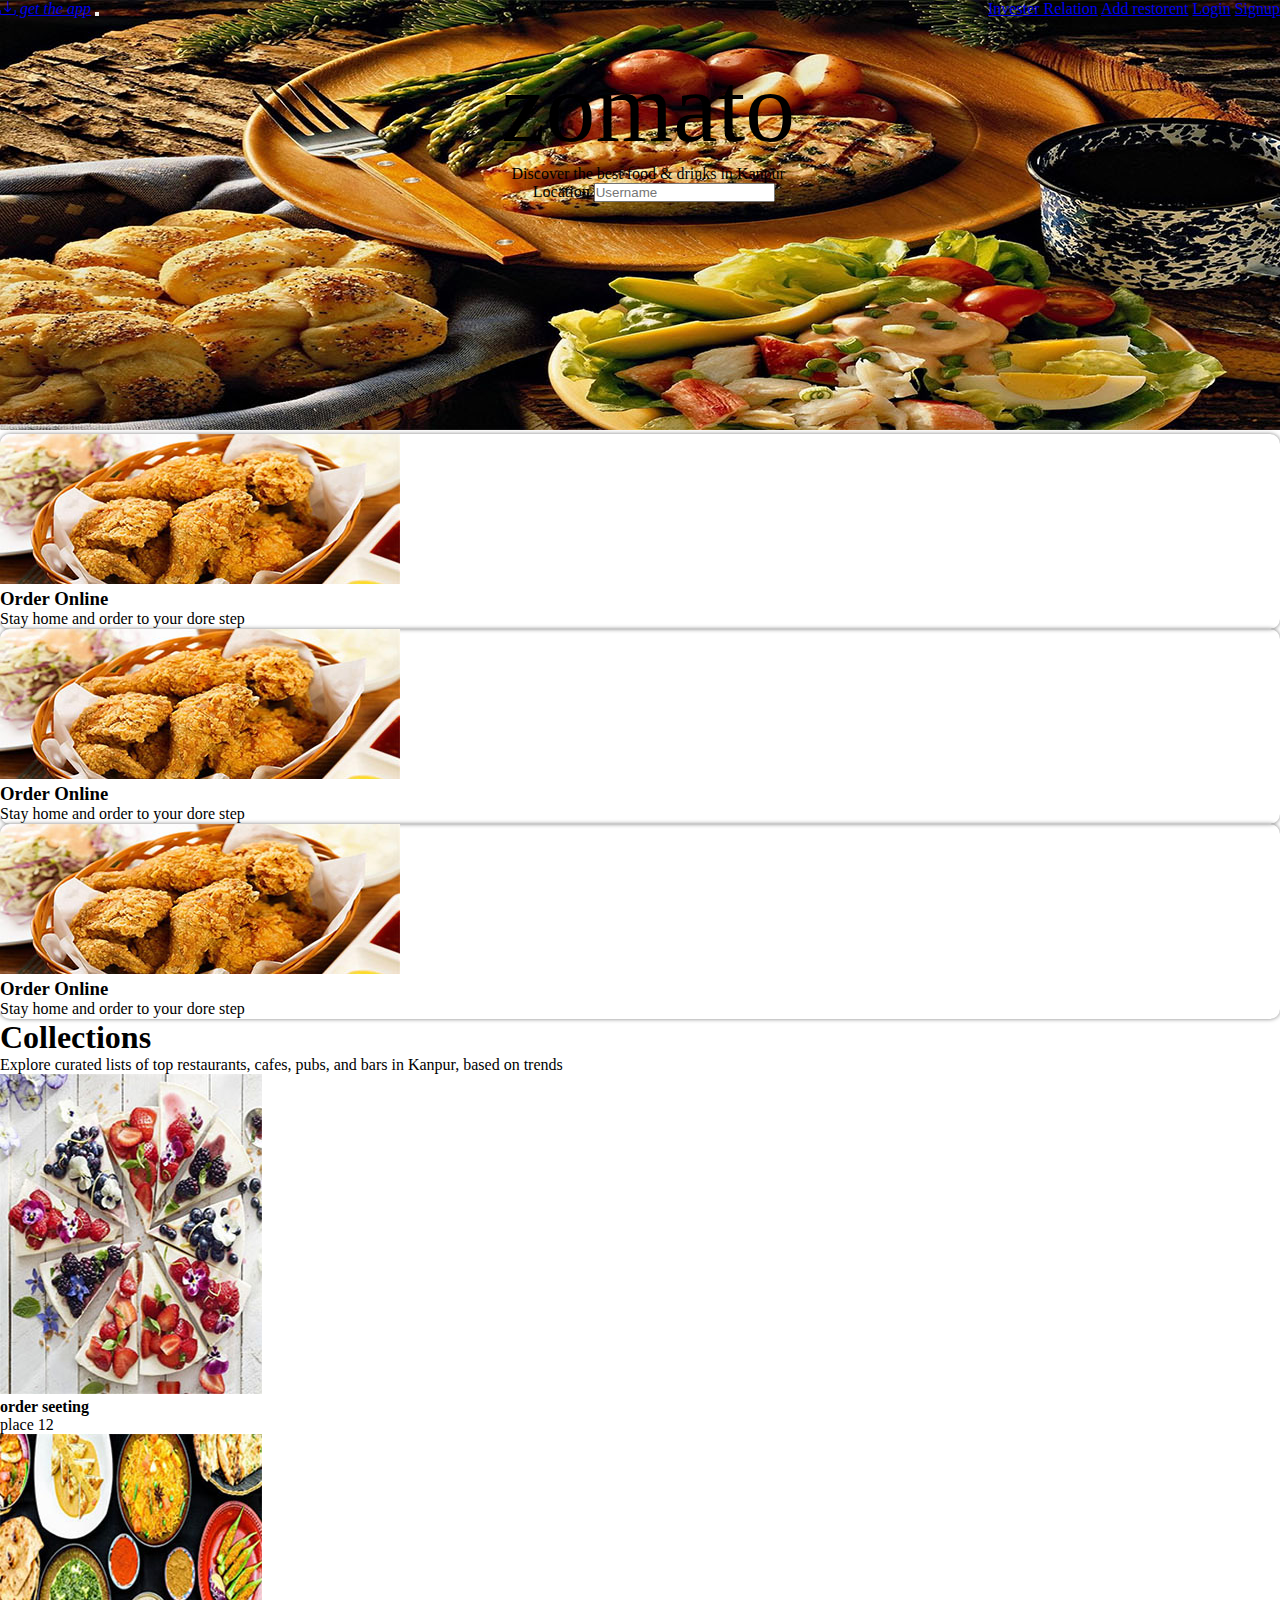
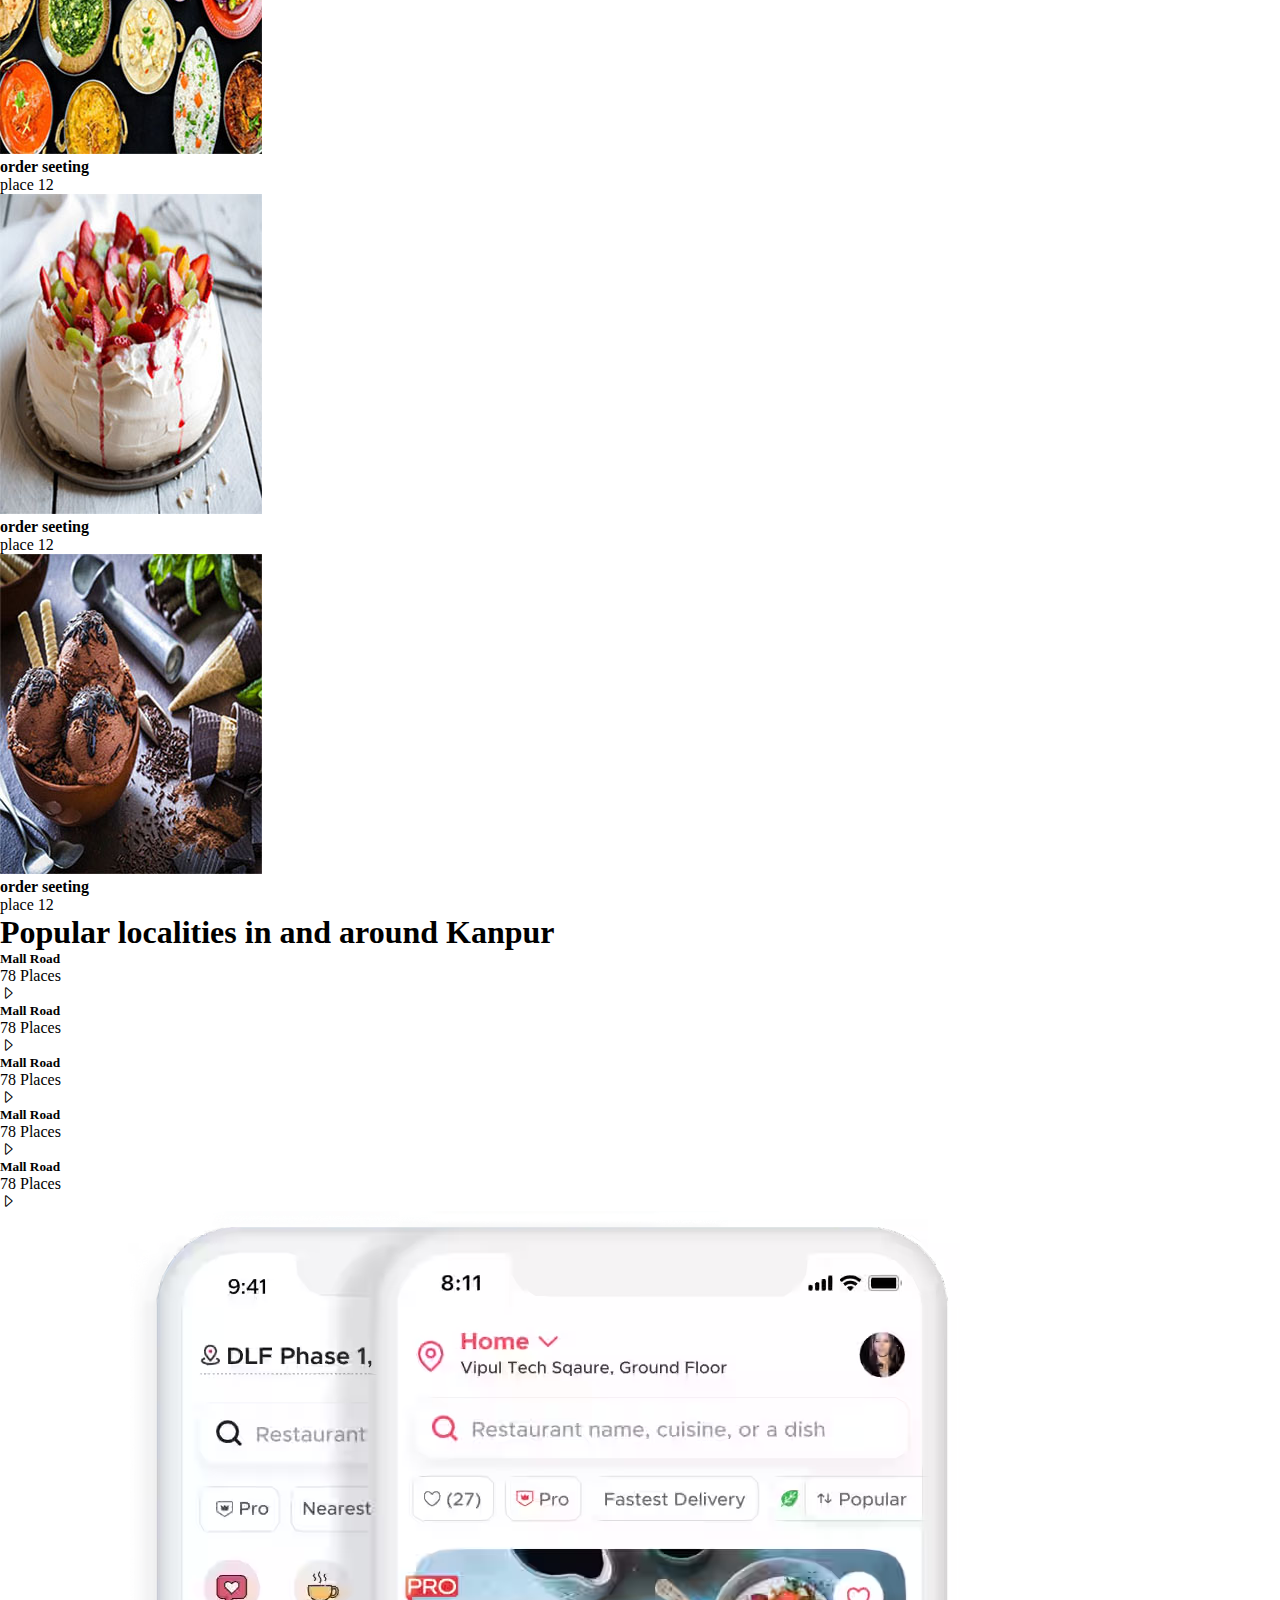
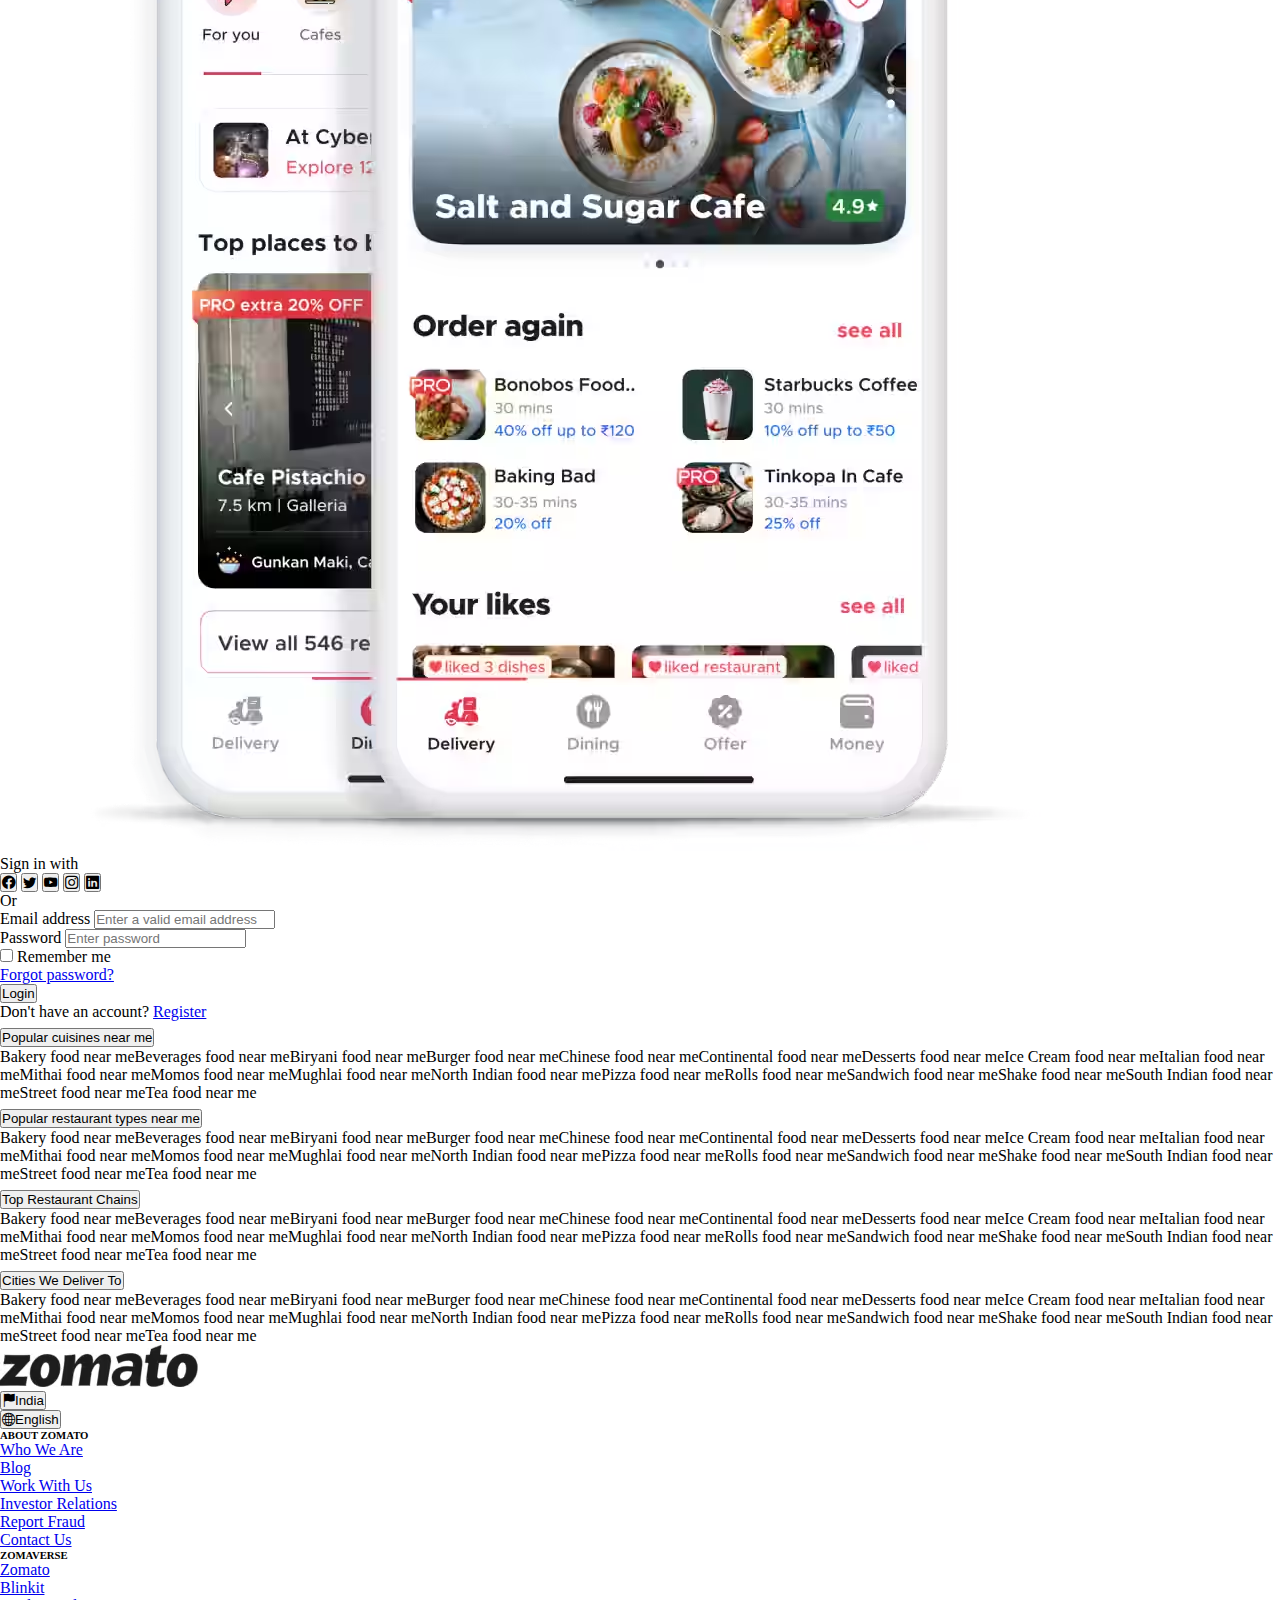
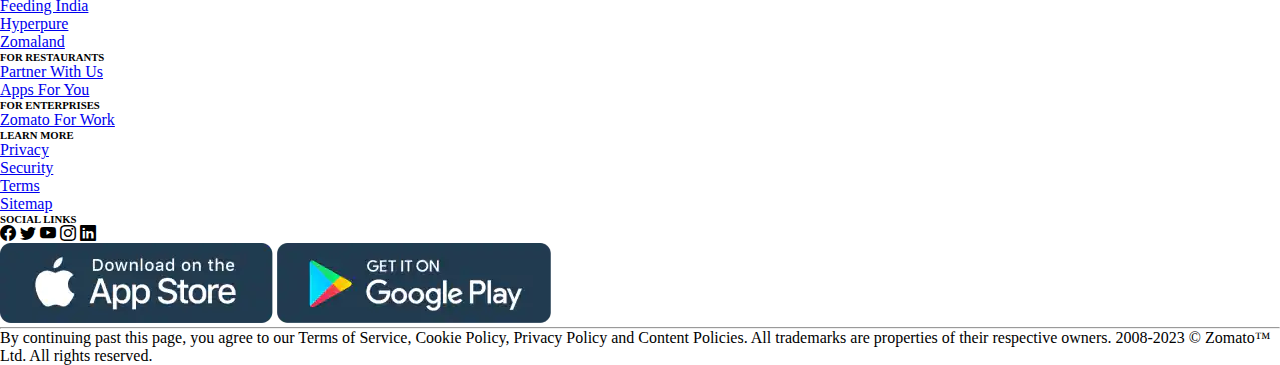
<file: swiggy clone/index.html>
<!doctype html>
<html lang="en">

<head>
  <title>clone zomato</title>
  <meta name="viewport" content="width=device-width, initial-scale=1">

  <link rel="stylesheet" href="https://cdn.jsdelivr.net/npm/bootstrap-icons@1.10.2/font/bootstrap-icons.css">

  <script src="https://cartzilla.createx.studio/vendor/bootstrap/dist/js/bootstrap.bundle.min.js"></script>

  <link href="https://cdn.jsdelivr.net/npm/bootstrap@5.3.0-alpha1/dist/css/bootstrap.min.css" rel="stylesheet"
    integrity="sha384-GLhlTQ8iRABdZLl6O3oVMWSktQOp6b7In1Zl3/Jr59b6EGGoI1aFkw7cmDA6j6gD" crossorigin="anonymous">

  <link rel="stylesheet" href="style.css">
</head>

<body>
  <div class="firstbgimg">
    <img class="img-fluid" src="./img/1.jpg">
  </div>
  <section class="">
    <nav class="navbar navbar-expand-lg       nbr ">
      <div class="container">
        <a class="navbar-brand active text-white" aria-current="page" href="./gettheapp.html"><i class="bi bi-download">
            get the
            app</i></a>
        <button class="navbar-toggler bg-white" type="button" data-bs-toggle="collapse"
          data-bs-target="#navbarNavAltMarkup" aria-controls="navbarNavAltMarkup" aria-expanded="false"
          aria-label="Toggle navigation">
          <span class="navbar-toggler-icon"></span>
        </button>
        <div class="opton" id="navbarNavAltMarkup">
          <div class="navbar-nav ">
            <a class="nav-link  text-white fs-5" href="./investerrelation.html">Invester Relation</a>
            <a class="nav-link  text-white fs-5" href="#">Add restorent</a>
            <a class="nav-link  text-white fs-5" href="#">Login</a>
            <a class="nav-link  text-white fs-5" href="#">Signup</a>
          </div>
        </div>
      </div>
    </nav>




    <div class="row divthree ">

      <div class="searchbar text-white fs-2 fw-bolder ">
        <p class="zomato_heading">zomato</p>
        <P>Discover the best food & drinks in Kanpur</P>
        <div class="serachBoxMargin">
          <div class="input-group flex-nowrap input_item">
            <span class="input-group-text" id="addon-wrapping">Location</span>
            <input type="text" class="form-control" placeholder="Username" aria-label="Username"
              aria-describedby="addon-wrapping">
          </div>
        </div>
      </div>
    </div>
    </div>

  </section>

  <div class="container mb-4 pb-4">
    <div class="row mt-4 pt-4">
      <div class="col-4">
        <div class="order_online ">
          <img src="./img/2.jpg" class="img-fluid h-75" />
          <div class="bg-white padding_bottom">
            <h3 class="ps-2 pt-2">Order Online</h3>
            <p class="ps-2 ">Stay home and order to your dore step</p>
          </div>
        </div>
      </div>

      <div class="col-4">
        <div class=" order_online">
          <img class="img-fluid" src="./img/2.jpg">
          <div class=" bg-white padding_bottom   ">
            <h3 class="ps-2 pt-2">Order Online</h3>
            <p class="ps-2 ">Stay home and order to your dore step</p>
          </div>
        </div>
      </div>

      <div class="col-4">
        <div class=" order_online">
          <img class="img-fluid" src="./img/2.jpg">
          <div class=" bg-white padding_bottom   ">
            <h3 class="ps-2 pt-2">Order Online</h3>
            <p class="ps-2 ">Stay home and order to your dore step</p>
          </div>
        </div>
      </div>
    </div>
  </div>

  <div class="container mt-4 pb-4">
    <h1 class="ps-2">Collections</h1>
    <p class="ps-2">Explore curated lists of top restaurants, cafes, pubs, and bars in Kanpur, based on trends</p>
    <div class="row">
      <div class="col-3">
        <div class="position-relative">
          <img class="img-fluid rounded-4 " src="./img/3.jpg">
          <div class="position-absolute bottom-0">
            <h4 class="ps-2 text-white my-0">order seeting</h4>
            <p class="ps-2 text-white my-0">place 12</p>
          </div>
        </div>
      </div>

      <div class="col-3">
        <div class="position-relative">
          <img class="img-fluid rounded-4 " src="./img/4.jpg">
          <div class="position-absolute bottom-0">
            <h4 class="ps-2 text-white my-0">order seeting</h4>
            <p class="ps-2 text-white my-0">place 12</p>
          </div>
        </div>
      </div>

      <div class="col-3">
        <div class="position-relative">
          <img class="img-fluid rounded-4" src="./img/5.jpg">
          <div class="position-absolute bottom-0">
            <h4 class="ps-2 text-white my-0">order seeting</h4>
            <p class="ps-2 text-white my-0">place 12</p>
          </div>
        </div>
      </div>

      <div class="col-3 padding-none">
        <div class="position-relative ">
          <img class="img-fluid rounded-4 " src="./img/6.jpg">
          <div class="position-absolute bottom-0">
            <h4 class="ps-2 text-white my-0">order seeting</h4>
            <p class="ps-2 text-white my-0">place 12</p>
          </div>
        </div>
      </div>
    </div>
  </div>

  <div class="container">
    <div class="mt-4">
      <h1>Popular localities in and around <span class="text-success"> Kanpur</span></h1>
    </div>
    <div class="row">
      <div class="col-4">
        <div class="d-flex bg-success mt-4 pe-2 rounded-2 ">
          <div class="w-75 ">
            <h5 class="mt-2 mb-0 ps-4">Mall Road</h5>
            <p class="mt-0 mb-2 ps-4">78 Places</p>
          </div>
          <div class="w-25 text-end mt-3">
            <i class="bi bi-caret-right mt-4 pe-2"></i>
          </div>
        </div>
      </div>

      <div class="col-4">
        <div class="d-flex bg-success mt-4 pe-2 rounded-2 ">
          <div class="w-75 ">
            <h5 class="mt-2 mb-0 ps-4">Mall Road</h5>
            <p class="mt-0 mb-2 ps-4">78 Places</p>
          </div>
          <div class="w-25 text-end mt-3">
            <i class="bi bi-caret-right mt-4 pe-2"></i>
          </div>
        </div>
      </div>

      <div class="col-4">
        <div class="d-flex bg-success mt-4 pe-2 rounded-2 ">
          <div class="w-75 ">
            <h5 class="mt-2 mb-0 ps-4">Mall Road</h5>
            <p class="mt-0 mb-2 ps-4">78 Places</p>
          </div>
          <div class="w-25 text-end mt-3">
            <i class="bi bi-caret-right mt-4 pe-2"></i>
          </div>
        </div>
      </div>

      <div class="col-4">
        <div class="d-flex bg-success mt-4 pe-2 rounded-2 ">
          <div class="w-75 ">
            <h5 class="mt-2 mb-0 ps-4">Mall Road</h5>
            <p class="mt-0 mb-2 ps-4">78 Places</p>
          </div>
          <div class="w-25 text-end mt-3">
            <i class="bi bi-caret-right mt-4 pe-2"></i>
          </div>
        </div>
      </div>

      <div class="col-4">
        <div class="d-flex bg-success mt-4 pe-2 rounded-2 ">
          <div class="w-75 ">
            <h5 class="mt-2 mb-0 ps-4">Mall Road</h5>
            <p class="mt-0 mb-2 ps-4">78 Places</p>
          </div>
          <div class="w-25 text-end mt-3">
            <i class="bi bi-caret-right mt-4 pe-2"></i>
          </div>
        </div>
      </div>


    </div>
  </div>

  <section class="pb-4 mt-4">
    <div class="bg-light   padding-none">
      <section class="w-100">
        <style>
          .divider:after,
          .divider:before {
            content: "";
            flex: 1;
            height: 1px;
            background: rgb(231, 97, 97);
          }

          .h-custom {
            height: calc(100% - 73px);
          }

          @media (max-width: 450px) {
            .h-custom {
              height: 100%;
            }
          }
        </style>
        <div class="container-fluid h-custom">
          <div class="row d-flex justify-content-center align-items-center h-100">
            <div class="col-md-9 col-lg-6 col-xl-6 my-lg-5 py-lg-5">
              <img src="./img/avi.01.avif" class="img-fluid" alt="Sample image">
            </div>
            <div class="col-md-8 col-lg-6 col-xl-5 offset-xl-1 my-lg-5 py-lg-5">
              <div class="bgcontact">
                <form>
                  <div class="d-flex flex-row align-items-center justify-content-center justify-content-lg-start">
                    <p class="lead fw-normal mb-0 me-3">Sign in with</p>
                    <button type="button" class="btn btn-primary btn-floating mx-1">
                      <i class="bi bi-facebook"></i>
                    </button>

                    <button type="button" class="btn btn-primary btn-floating mx-1">
                      <i class="bi bi-twitter"></i>
                    </button>

                    <button type="button" class="btn btn-primary btn-floating mx-1">
                      <i class="bi bi-youtube"></i>
                    </button>

                    <button type="button" class="btn btn-primary btn-floating mx-1">
                      <i class="bi bi-instagram"></i>
                    </button>

                    <button type="button" class="btn btn-primary btn-floating mx-1">
                      <i class="bi bi-linkedin"></i>
                    </button>
                  </div>

                  <div class="divider d-flex align-items-center my-4">
                    <p class="text-center fw-bold mx-3 mb-0">Or</p>
                  </div>

                  <!-- Email input -->
                  <div class="form-outline mb-4">
                    <label class="form-label" for="form3Example3" style="margin-left: 0px;">Email address</label>
                    <input type="email" id="form3Example3" class="form-control form-control-lg"
                      placeholder="Enter a valid email address">
                    <div class="form-notch">
                      <div class="form-notch-leading" style="width: 9px;"></div>
                      <div class="form-notch-middle" style="width: 88.8px;"></div>
                      <div class="form-notch-trailing"></div>
                    </div>
                  </div>

                  <!-- Password input -->
                  <div class="form-outline mb-3">
                    <label class="form-label" for="form3Example4" style="margin-left: 0px;">Password</label>
                    <input type="password" id="form3Example4" class="form-control form-control-lg"
                      placeholder="Enter password">
                    <div class="form-notch">
                      <div class="form-notch-leading" style="width: 9px;"></div>
                      <div class="form-notch-middle" style="width: 64px;"></div>
                      <div class="form-notch-trailing"></div>
                    </div>
                  </div>

                  <!-- Checkbox -->
                  <div class="d-flex justify-content-between align-items-center">
                    <div class="form-check mb-0">
                      <input class="form-check-input me-2" type="checkbox" value="" id="form2Example3">
                      <label class="form-check-label" for="form2Example3">
                        Remember me
                      </label>
                    </div>
                    <a href="#" class="text-body text-decoration-none">Forgot password?</a>
                  </div>
                  <div class="text-left text-lg-start mt-4 pt-2">
                    <div class="row">
                      <div class="col-sm-6">
                        <button type="button" class="btn btn-primary btn-lg">Login</button>
                      </div>
                      <div class="col-sm-6">
                        <p class="small fw-bold mt-2 pt-1 mb-0 dontAcount">Don't have an account? <a href="#!"
                            class="link-danger text-decoration-none">Register</a></p>
                      </div>
                    </div>
                  </div>
                </form>
              </div>
            </div>
          </div>
        </div>
    </div>
  </section>

  <div class="container">
    <div class="accordion mb-4" id="accordionExample">
      <div class="accordion-item">
        <h2 class="accordion-header" id="headingone">
          <button class="accordion-button collapsed" type="button" data-bs-toggle="collapse"
            data-bs-target="#collapseone" aria-expanded="false" aria-controls="collapseone">
            Popular cuisines near me
          </button>
        </h2>
        <div id="collapseone" class="accordion-collapse collapse" aria-labelledby="headingone"
          data-bs-parent="#accordionExample">
          <div class="accordion-body">
            Bakery food near meBeverages food near meBiryani food near meBurger food near meChinese food near
            meContinental food near meDesserts food near meIce Cream food near meItalian food near meMithai food near
            meMomos food near meMughlai food near meNorth Indian food near mePizza food near meRolls food near
            meSandwich food near meShake food near meSouth Indian food near meStreet food near meTea food near me
          </div>
        </div>
      </div>
    </div>

    <div class="accordion mb-4" id="accordionExample">
      <div class="accordion-item">
        <h2 class="accordion-header" id="headingtwo">
          <button class="accordion-button collapsed" type="button" data-bs-toggle="collapse"
            data-bs-target="#collapsetwo" aria-expanded="false" aria-controls="collapsetwo">
            Popular restaurant types near me
          </button>
        </h2>
        <div id="collapsetwo" class="accordion-collapse collapse" aria-labelledby="headingtwo"
          data-bs-parent="#accordionExample">
          <div class="accordion-body">
            Bakery food near meBeverages food near meBiryani food near meBurger food near meChinese food near
            meContinental food near meDesserts food near meIce Cream food near meItalian food near meMithai food near
            meMomos food near meMughlai food near meNorth Indian food near mePizza food near meRolls food near
            meSandwich food near meShake food near meSouth Indian food near meStreet food near meTea food near me
          </div>
        </div>
      </div>
    </div>

    <div class="accordion mb-4" id="accordionExample">
      <div class="accordion-item">
        <h2 class="accordion-header" id="headingthree">
          <button class="accordion-button collapsed" type="button" data-bs-toggle="collapse"
            data-bs-target="#collapsethree" aria-expanded="false" aria-controls="collapsethree">
            Top Restaurant Chains
          </button>
        </h2>
        <div id="collapsethree" class="accordion-collapse collapse" aria-labelledby="headingthree"
          data-bs-parent="#accordionExample">
          <div class="accordion-body">
            Bakery food near meBeverages food near meBiryani food near meBurger food near meChinese food near
            meContinental food near meDesserts food near meIce Cream food near meItalian food near meMithai food near
            meMomos food near meMughlai food near meNorth Indian food near mePizza food near meRolls food near
            meSandwich food near meShake food near meSouth Indian food near meStreet food near meTea food near me
          </div>
        </div>
      </div>
    </div>

    <div class="accordion mb-4" id="accordionExample">
      <div class="accordion-item">
        <h2 class="accordion-header" id="headingfour">
          <button class="accordion-button collapsed" type="button" data-bs-toggle="collapse"
            data-bs-target="#collapsefour" aria-expanded="false" aria-controls="collapsefour">
            Cities We Deliver To
          </button>
        </h2>
        <div id="collapsefour" class="accordion-collapse collapse" aria-labelledby="headingfour"
          data-bs-parent="#accordionExample">
          <div class="accordion-body">
            Bakery food near meBeverages food near meBiryani food near meBurger food near meChinese food near
            meContinental food near meDesserts food near meIce Cream food near meItalian food near meMithai food near
            meMomos food near meMughlai food near meNorth Indian food near mePizza food near meRolls food near
            meSandwich food near meShake food near meSouth Indian food near meStreet food near meTea food near me
          </div>
        </div>
      </div>
    </div>
  </div>

  <!-- footer -->
  <footer>
    <div class="container-fluid bg-light pt-4">
      <div class="container">
        <!-- logo row -->
        <div class="row">
          <div class="col-6">
            <img src="./img/zomato logo.avif">
          </div>

          <div class="col-6 ">
            <div class="row">
              <div class="col-9 text-end">
                <button type="button" class="btn btn-outline-dark pe-4"><i class="bi bi-flag-fill"></i>India</butto>
              </div>
              <div class="col-3 text-end">
                <button type="button" class="btn btn-outline-dark pe-4"><i class="bi bi-globe2"></i>English</button>
              </div>
            </div>
          </div>
        </div>

        <!-- option row -->
        <div class="row mt-4">
          <div class="col-8">
            <div class="row">
              <div class="col-4">
                <h6>ABOUT ZOMATO</h6>
                <a href="#" class="text-decoration-none px-0">
                  <p>Who We Are</p>
                </a>
                <a href="#" class="text-decoration-none px-0">
                  <p>Blog</p>
                </a>
                <a href="#" class="text-decoration-none px-0">
                  <p>Work With Us</p>
                </a>
                <a href="#" class="text-decoration-none mb-0">
                  <p>Investor Relations</p>
                </a>
                <a href="#" class="text-decoration-none mb-0">
                  <p>Report Fraud</p>
                </a>
                <a href="#" class="text-decoration-none mb-0">
                  <p>Contact Us</p>
                </a>
              </div>

              <div class="col-4 ">
                <h6>ZOMAVERSE</h6>
                <a href="#" class="text-decoration-none px-0">
                  <p>Zomato</p>
                </a>
                <a href="#" class="text-decoration-none px-0">
                  <p>Blinkit</p>
                </a>
                <a href="#" class="text-decoration-none px-0">
                  <p>Feeding India</p>
                </a>
                <a href="#" class="text-decoration-none mb-0">
                  <p>Hyperpure</p>
                </a>
                <a href="#" class="text-decoration-none mb-0">
                  <p>Zomaland</p>
                </a>
              </div>

              <div class="col-4 ">
                <h6>FOR RESTAURANTS</h6>
                <a href="#" class="text-decoration-none px-0">
                  <p>Partner With Us</p>
                </a>
                <a href="#" class="text-decoration-none px-0 mb-4">
                  <p>Apps For You</p>
                </a>

                <h6>FOR ENTERPRISES</h6>
                <a href="#" class="text-decoration-none px-0">
                  <p>Zomato For Work</p>
                </a>
              </div>
            </div>
          </div>
          <div class="col-4">
            <div class="row">

              <div class="col-5 ">
                <h6>LEARN MORE</h6>
                <a href="#" class="text-decoration-none px-0">
                  <p>Privacy</p>
                </a>
                <a href="#" class="text-decoration-none px-0">
                  <p>Security</p>
                </a>
                <a href="#" class="text-decoration-none px-0">
                  <p>Terms</p>
                </a>
                <a href="#" class="text-decoration-none mb-0">
                  <p>Sitemap</p>
                </a>
              </div>

              <div class="col-6 ">
                <h6>SOCIAL LINKS</h6>
                <div class="h4 mt-4">
                  <i class="bi bi-facebook "></i>
                  <i class="bi bi-twitter"></i>
                  <i class="bi bi-youtube"></i>
                  <i class="bi bi-instagram"></i>
                  <i class="bi bi-linkedin"></i>
                </div>
                <div>
                  <img class="img-fluid mt-4" src="./img/download the app store.webp">
                  <img class="img-fluid mt-4" src="./img/get it on google play.webp">
                </div>
              </div>
            </div>
          </div>
        </div>
        <hr>
        <p class="fw-bold text-secondary">By continuing past this page, you agree to our Terms of Service, Cookie
          Policy, Privacy Policy and Content Policies. All trademarks are properties of their respective owners.
          2008-2023 © Zomato™ Ltd. All rights reserved.</p>
      </div>

    </div>
  </footer>


</body>

</html>
</file>
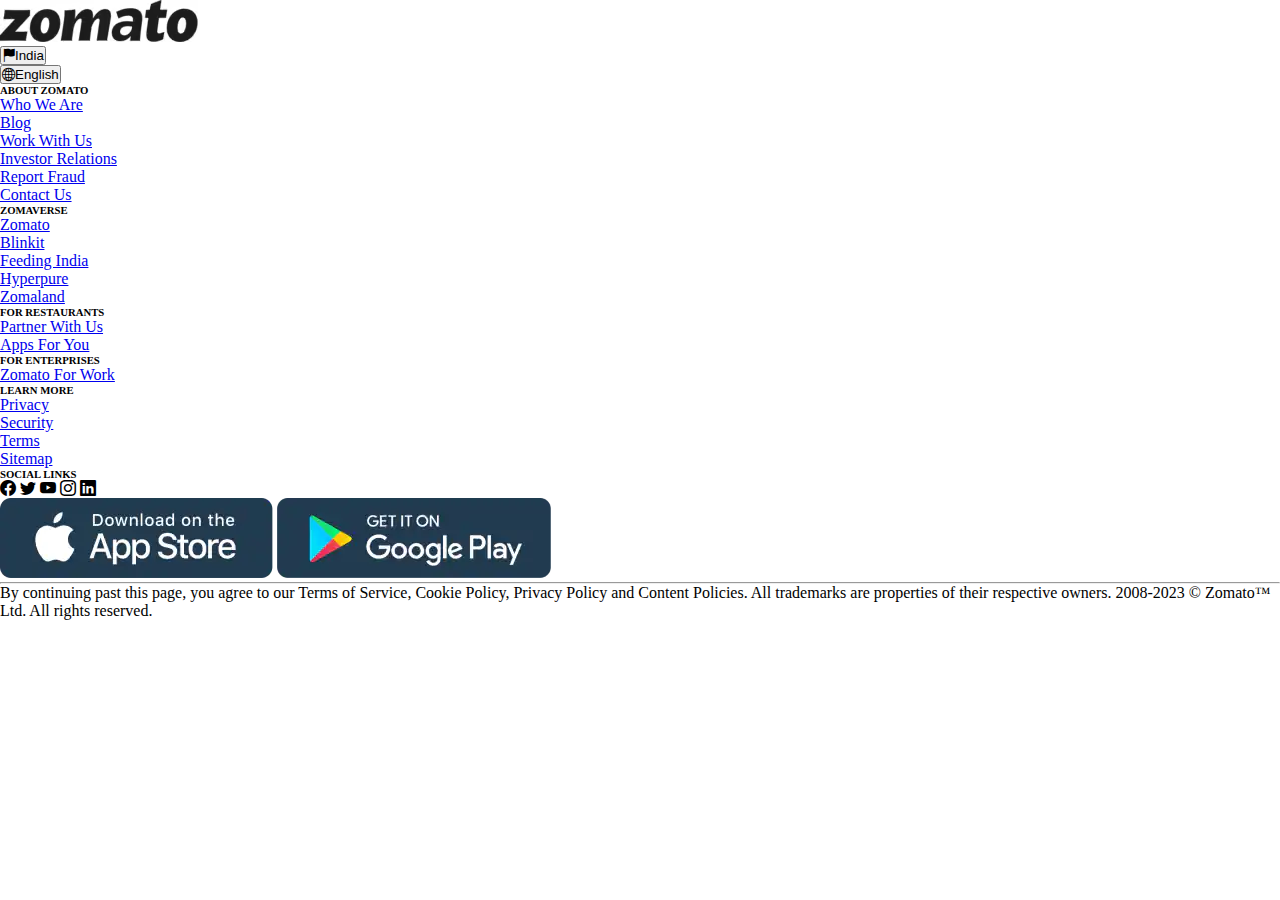
<file: swiggy clone/addrestorent.html>
<!doctype html>
<html lang="en">

<head>
    <title>zomato Signup</title>

    <meta name="viewport" content="width=device-width, initial-scale=1">


    <link rel="stylesheet" href="https://cdn.jsdelivr.net/npm/bootstrap-icons@1.10.2/font/bootstrap-icons.css">

    <script src="https://cartzilla.createx.studio/vendor/bootstrap/dist/js/bootstrap.bundle.min.js"></script>

    <link href="https://cdn.jsdelivr.net/npm/bootstrap@5.3.0-alpha1/dist/css/bootstrap.min.css" rel="stylesheet"
        integrity="sha384-GLhlTQ8iRABdZLl6O3oVMWSktQOp6b7In1Zl3/Jr59b6EGGoI1aFkw7cmDA6j6gD" crossorigin="anonymous">

    <link rel="stylesheet" href="style.css">
</head>

<body>






    

    <!-- footer -->
    <footer>
        <div class="container-fluid bg-light pt-4">
            <div class="container">
                <!-- logo row -->
                <div class="row">
                    <div class="col-6">
                        <img src="./img/zomato logo.avif">
                    </div>

                    <div class="col-6 ">
                        <div class="row">
                            <div class="col-9 text-end">
                                <button type="button" class="btn btn-outline-dark pe-4"><i
                                        class="bi bi-flag-fill"></i>India</butto>
                            </div>
                            <div class="col-3 text-end">
                                <button type="button" class="btn btn-outline-dark pe-4"><i
                                        class="bi bi-globe2"></i>English</button>
                            </div>
                        </div>
                    </div>
                </div>

                <!-- option row -->
                <div class="row mt-4">
                    <div class="col-8">
                        <div class="row">
                            <div class="col-4">
                                <h6>ABOUT ZOMATO</h6>
                                <a href="#" class="text-decoration-none px-0">
                                    <p>Who We Are</p>
                                </a>
                                <a href="#" class="text-decoration-none px-0">
                                    <p>Blog</p>
                                </a>
                                <a href="#" class="text-decoration-none px-0">
                                    <p>Work With Us</p>
                                </a>
                                <a href="#" class="text-decoration-none mb-0">
                                    <p>Investor Relations</p>
                                </a>
                                <a href="#" class="text-decoration-none mb-0">
                                    <p>Report Fraud</p>
                                </a>
                                <a href="#" class="text-decoration-none mb-0">
                                    <p>Contact Us</p>
                                </a>
                            </div>

                            <div class="col-4 ">
                                <h6>ZOMAVERSE</h6>
                                <a href="#" class="text-decoration-none px-0">
                                    <p>Zomato</p>
                                </a>
                                <a href="#" class="text-decoration-none px-0">
                                    <p>Blinkit</p>
                                </a>
                                <a href="#" class="text-decoration-none px-0">
                                    <p>Feeding India</p>
                                </a>
                                <a href="#" class="text-decoration-none mb-0">
                                    <p>Hyperpure</p>
                                </a>
                                <a href="#" class="text-decoration-none mb-0">
                                    <p>Zomaland</p>
                                </a>
                            </div>

                            <div class="col-4 ">
                                <h6>FOR RESTAURANTS</h6>
                                <a href="#" class="text-decoration-none px-0">
                                    <p>Partner With Us</p>
                                </a>
                                <a href="#" class="text-decoration-none px-0 mb-4">
                                    <p>Apps For You</p>
                                </a>

                                <h6>FOR ENTERPRISES</h6>
                                <a href="#" class="text-decoration-none px-0">
                                    <p>Zomato For Work</p>
                                </a>
                            </div>
                        </div>
                    </div>
                    <div class="col-4">
                        <div class="row">

                            <div class="col-5 ">
                                <h6>LEARN MORE</h6>
                                <a href="#" class="text-decoration-none px-0">
                                    <p>Privacy</p>
                                </a>
                                <a href="#" class="text-decoration-none px-0">
                                    <p>Security</p>
                                </a>
                                <a href="#" class="text-decoration-none px-0">
                                    <p>Terms</p>
                                </a>
                                <a href="#" class="text-decoration-none mb-0">
                                    <p>Sitemap</p>
                                </a>
                            </div>

                            <div class="col-6 ">
                                <h6>SOCIAL LINKS</h6>
                                <div class="h4 mt-4">
                                    <i class="bi bi-facebook "></i>
                                    <i class="bi bi-twitter"></i>
                                    <i class="bi bi-youtube"></i>
                                    <i class="bi bi-instagram"></i>
                                    <i class="bi bi-linkedin"></i>
                                </div>
                                <div>
                                    <img class="img-fluid mt-4" src="./img/download the app store.webp">
                                    <img class="img-fluid mt-4" src="./img/get it on google play.webp">
                                </div>
                            </div>
                        </div>
                    </div>
                </div>
                <hr>
                <p class="fw-bold text-secondary">By continuing past this page, you agree to our Terms of
                    Service,
                    Cookie Policy, Privacy Policy and Content Policies. All trademarks are properties of their
                    respective owners. 2008-2023 © Zomato™ Ltd. All rights reserved.</p>
            </div>

        </div>
    </footer>
</body>

</html>
</file>
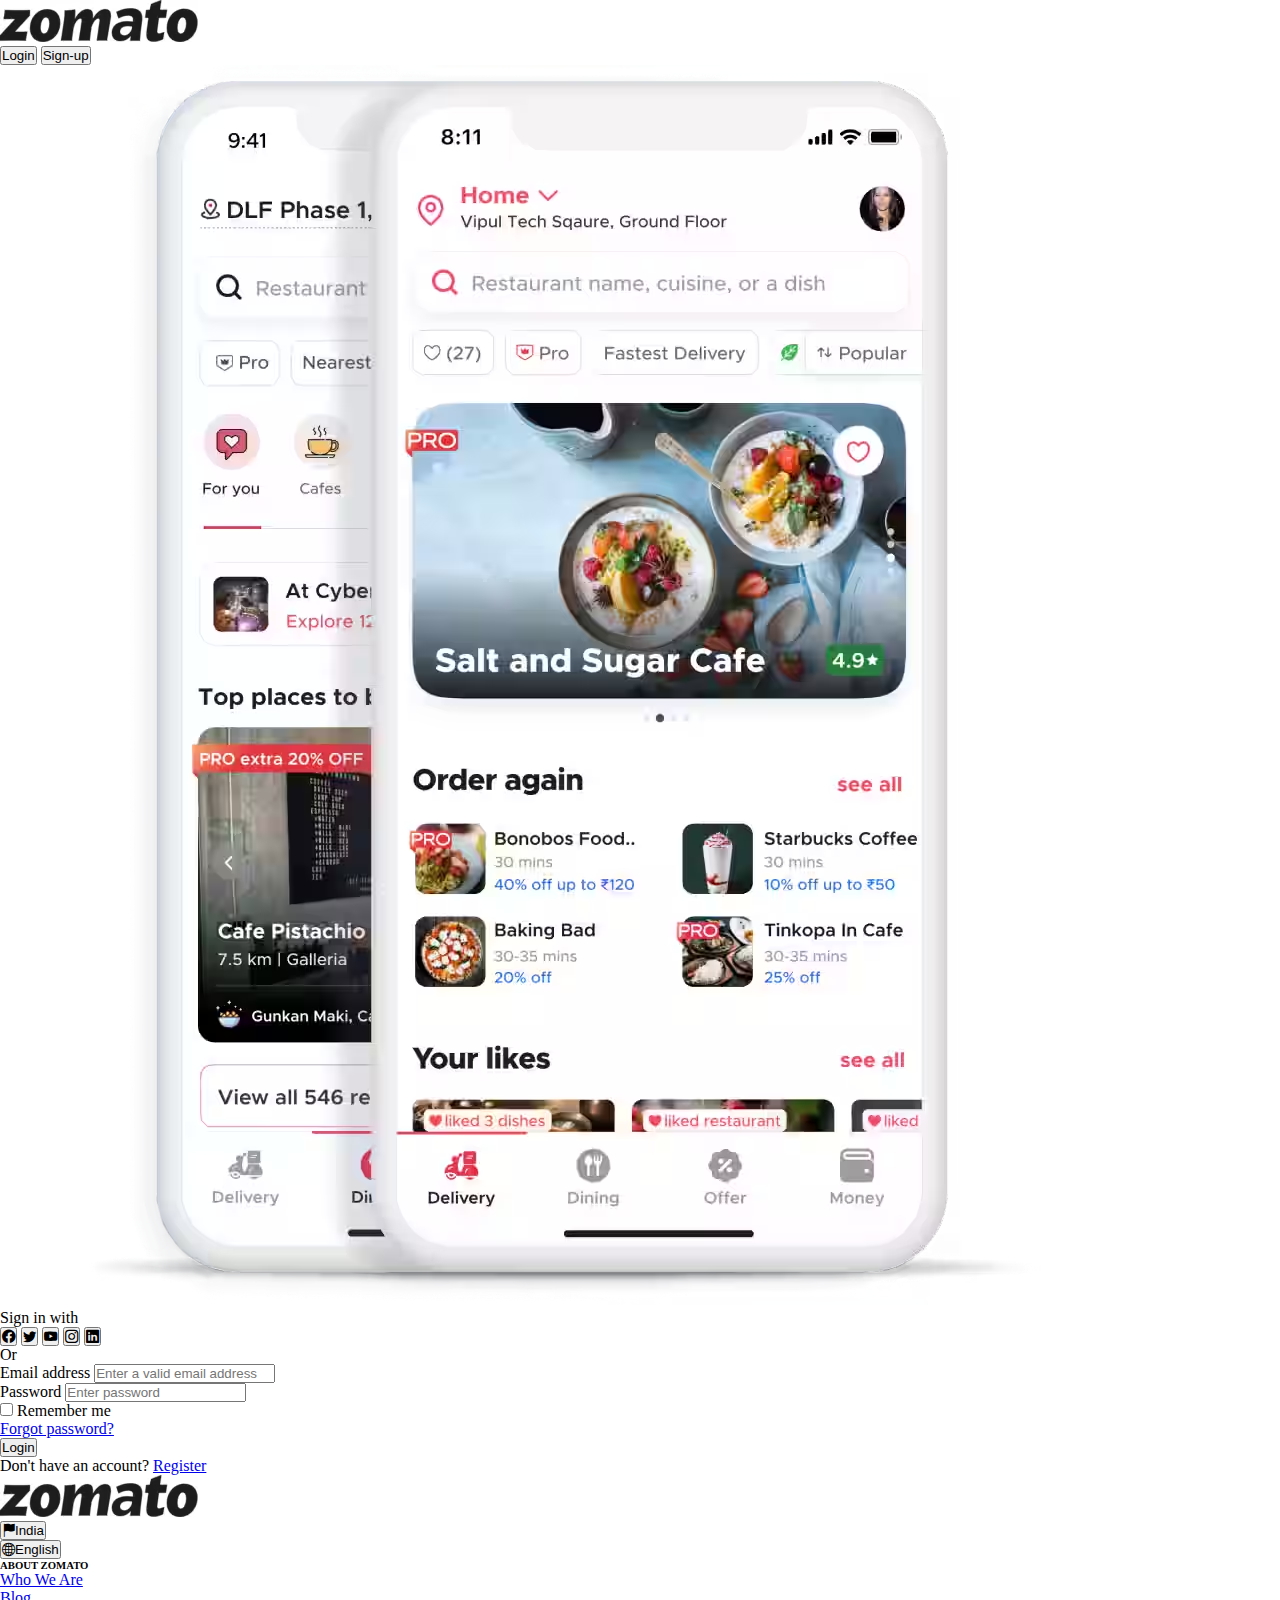
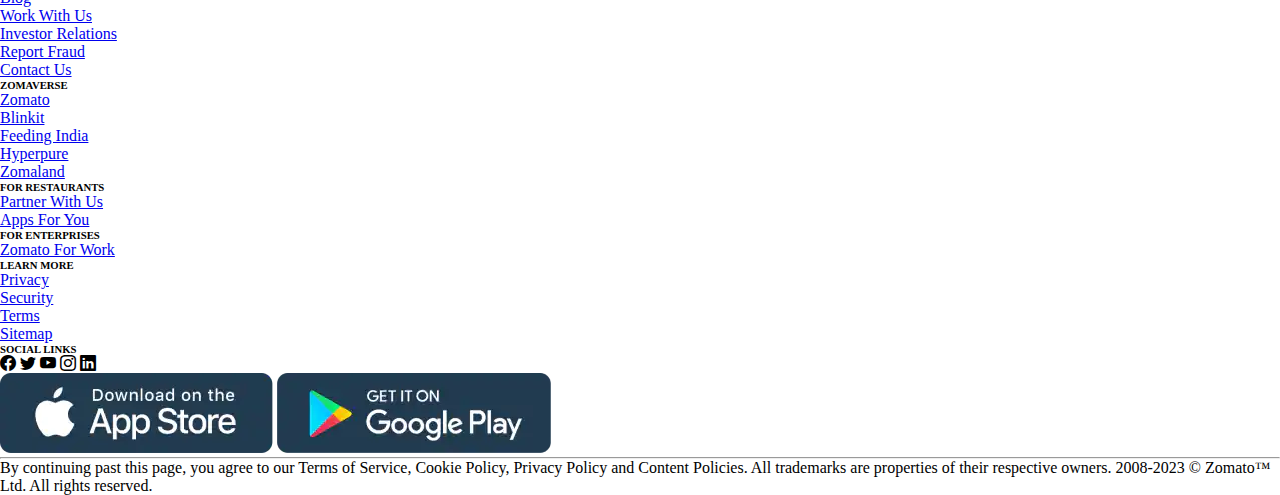
<file: swiggy clone/gettheapp.html>
<!doctype html>
<html lang="en">

<head>
  <title>zomato Signup</title>
  <meta name="viewport" content="width=device-width, initial-scale=1">

  <link rel="stylesheet" href="https://cdn.jsdelivr.net/npm/bootstrap-icons@1.10.2/font/bootstrap-icons.css">

  <script src="https://cartzilla.createx.studio/vendor/bootstrap/dist/js/bootstrap.bundle.min.js"></script>

  <link href="https://cdn.jsdelivr.net/npm/bootstrap@5.3.0-alpha1/dist/css/bootstrap.min.css" rel="stylesheet"
    integrity="sha384-GLhlTQ8iRABdZLl6O3oVMWSktQOp6b7In1Zl3/Jr59b6EGGoI1aFkw7cmDA6j6gD" crossorigin="anonymous">

  <link rel="stylesheet" href="style.css">
</head>

<body>

    <header>
        <div class="px-3 py-2 border-bottom mb-3">
            <div class="container d-flex flex-wrap align-items-right ">
              <div class="col-12 col-lg-auto mb-2 mb-lg-0 me-lg-auto" >
                <a href="./index.html"> <img src="./img/zomato logo.avif"></a>
                </div>
      
              <div class="text-end">
                <button type="button" class="btn btn-light text-dark me-2">Login</button>
                <button type="button" class="btn btn-primary">Sign-up</button>
              </div>
            </div>
          </div>
    </header>
  
    <section class="pb-4 mt-4">
        <div class="bg-white   padding-none">
          <section class="w-100">
            <style>
              .divider:after,
              .divider:before {
                content: "";
                flex: 1;
                height: 1px;
                background: rgb(231, 97, 97);
              }
    
              .h-custom {
                height: calc(100% - 73px);
              }
    
              @media (max-width: 450px) {
                .h-custom {
                  height: 100%;
                }
              }
            </style>
            <div class="container-fluid h-custom">
              <div class="row d-flex justify-content-center align-items-center h-100">
                <div class="col-md-9 col-lg-6 col-xl-6 my-lg-5 py-lg-5">
                  <img src="./img/avi.01.avif" class="img-fluid" alt="Sample image">
                </div>
                <div class="col-md-8 col-lg-6 col-xl-5 offset-xl-1 my-lg-5 py-lg-5">
                  <div class="bgcontact">
                    <form>
                      <div class="d-flex flex-row align-items-center justify-content-center justify-content-lg-start">
                        <p class="lead fw-normal mb-0 me-3">Sign in with</p>
                        <button type="button" class="btn btn-primary btn-floating mx-1">
                          <i class="bi bi-facebook"></i>
                        </button>
    
                        <button type="button" class="btn btn-primary btn-floating mx-1">
                          <i class="bi bi-twitter"></i>
                        </button>
    
                        <button type="button" class="btn btn-primary btn-floating mx-1">
                          <i class="bi bi-youtube"></i>
                        </button>
    
                        <button type="button" class="btn btn-primary btn-floating mx-1">
                          <i class="bi bi-instagram"></i>
                        </button>
    
                        <button type="button" class="btn btn-primary btn-floating mx-1">
                          <i class="bi bi-linkedin"></i>
                        </button>
                      </div>
    
                      <div class="divider d-flex align-items-center my-4">
                        <p class="text-center fw-bold mx-3 mb-0">Or</p>
                      </div>
    
                      <!-- Email input -->
                      <div class="form-outline mb-4">
                        <label class="form-label" for="form3Example3" style="margin-left: 0px;">Email address</label>
                        <input type="email" id="form3Example3" class="form-control form-control-lg"
                          placeholder="Enter a valid email address">
                        <div class="form-notch">
                          <div class="form-notch-leading" style="width: 9px;"></div>
                          <div class="form-notch-middle" style="width: 88.8px;"></div>
                          <div class="form-notch-trailing"></div>
                        </div>
                      </div>
    
                      <!-- Password input -->
                      <div class="form-outline mb-3">
                        <label class="form-label" for="form3Example4" style="margin-left: 0px;">Password</label>
                        <input type="password" id="form3Example4" class="form-control form-control-lg"
                          placeholder="Enter password">
                        <div class="form-notch">
                          <div class="form-notch-leading" style="width: 9px;"></div>
                          <div class="form-notch-middle" style="width: 64px;"></div>
                          <div class="form-notch-trailing"></div>
                        </div>
                      </div>
    
                      <!-- Checkbox -->
                      <div class="d-flex justify-content-between align-items-center">
                        <div class="form-check mb-0">
                          <input class="form-check-input me-2" type="checkbox" value="" id="form2Example3">
                          <label class="form-check-label" for="form2Example3">
                            Remember me
                          </label>
                        </div>
                        <a href="#" class="text-body text-decoration-none">Forgot password?</a>
                      </div>
                      <div class="text-left text-lg-start mt-4 pt-2">
                        <div class="row">
                          <div class="col-sm-6">
                            <button type="button" class="btn btn-primary btn-lg">Login</button>
                          </div>
                          <div class="col-sm-6">
                            <p class="small fw-bold mt-2 pt-1 mb-0 dontAcount">Don't have an account? <a href="#!"
                                class="link-danger text-decoration-none">Register</a></p>
                          </div>
                        </div>
                      </div>
                    </form>
                  </div>
                </div>
              </div>
            </div>
        </div>
    </section>

<!-- footer -->
  <footer>
    <div class="container-fluid bg-light pt-4">
      <div class="container">
        <!-- logo row -->
        <div class="row">
          <div class="col-6">
            <img src="./img/zomato logo.avif">
          </div>

          <div class="col-6 ">
            <div class="row">
              <div class="col-9 text-end">
                <button type="button" class="btn btn-outline-dark pe-4"><i class="bi bi-flag-fill"></i>India</butto>
              </div>
              <div class="col-3 text-end">
                <button type="button" class="btn btn-outline-dark pe-4"><i class="bi bi-globe2"></i>English</button>
              </div>
            </div>
          </div>
        </div>

        <!-- option row -->
        <div class="row mt-4">
          <div class="col-8">
            <div class="row">
              <div class="col-4">
                <h6>ABOUT ZOMATO</h6>
                <a href="#" class="text-decoration-none px-0">
                  <p>Who We Are</p>
                </a>
                <a href="#" class="text-decoration-none px-0">
                  <p>Blog</p>
                </a>
                <a href="#" class="text-decoration-none px-0">
                  <p>Work With Us</p>
                </a>
                <a href="#" class="text-decoration-none mb-0">
                  <p>Investor Relations</p>
                </a>
                <a href="#" class="text-decoration-none mb-0">
                  <p>Report Fraud</p>
                </a>
                <a href="#" class="text-decoration-none mb-0">
                  <p>Contact Us</p>
                </a>
              </div>

              <div class="col-4 ">
                <h6>ZOMAVERSE</h6>
                <a href="#" class="text-decoration-none px-0">
                  <p>Zomato</p>
                </a>
                <a href="#" class="text-decoration-none px-0">
                  <p>Blinkit</p>
                </a>
                <a href="#" class="text-decoration-none px-0">
                  <p>Feeding India</p>
                </a>
                <a href="#" class="text-decoration-none mb-0">
                  <p>Hyperpure</p>
                </a>
                <a href="#" class="text-decoration-none mb-0">
                  <p>Zomaland</p>
                </a>
              </div>

              <div class="col-4 ">
                <h6>FOR RESTAURANTS</h6>
                <a href="#" class="text-decoration-none px-0">
                  <p>Partner With Us</p>
                </a>
                <a href="#" class="text-decoration-none px-0 mb-4">
                  <p>Apps For You</p>
                </a>

                <h6>FOR ENTERPRISES</h6>
                <a href="#" class="text-decoration-none px-0">
                  <p>Zomato For Work</p>
                </a>
              </div>
            </div>
          </div>
          <div class="col-4">
            <div class="row">

              <div class="col-5 ">
                <h6>LEARN MORE</h6>
                <a href="#" class="text-decoration-none px-0">
                  <p>Privacy</p>
                </a>
                <a href="#" class="text-decoration-none px-0">
                  <p>Security</p>
                </a>
                <a href="#" class="text-decoration-none px-0">
                  <p>Terms</p>
                </a>
                <a href="#" class="text-decoration-none mb-0">
                  <p>Sitemap</p>
                </a>
              </div>

              <div class="col-6 ">
                <h6>SOCIAL LINKS</h6>
                <div class="h4 mt-4">
                  <i class="bi bi-facebook "></i>
                  <i class="bi bi-twitter"></i>
                  <i class="bi bi-youtube"></i>
                  <i class="bi bi-instagram"></i>
                  <i class="bi bi-linkedin"></i>
                </div>
                <div>
                  <img class="img-fluid mt-4" src="./img/download the app store.webp">
                  <img class="img-fluid mt-4" src="./img/get it on google play.webp">
                </div>
              </div>
            </div>
          </div>
        </div>
        <hr>
        <p class="fw-bold text-secondary">By continuing past this page, you agree to our Terms of Service, Cookie Policy, Privacy Policy and Content Policies. All trademarks are properties of their respective owners. 2008-2023 © Zomato™ Ltd. All rights reserved.</p>
      </div>
      
    </div>
  </footer>


</body>

</html>
</file>
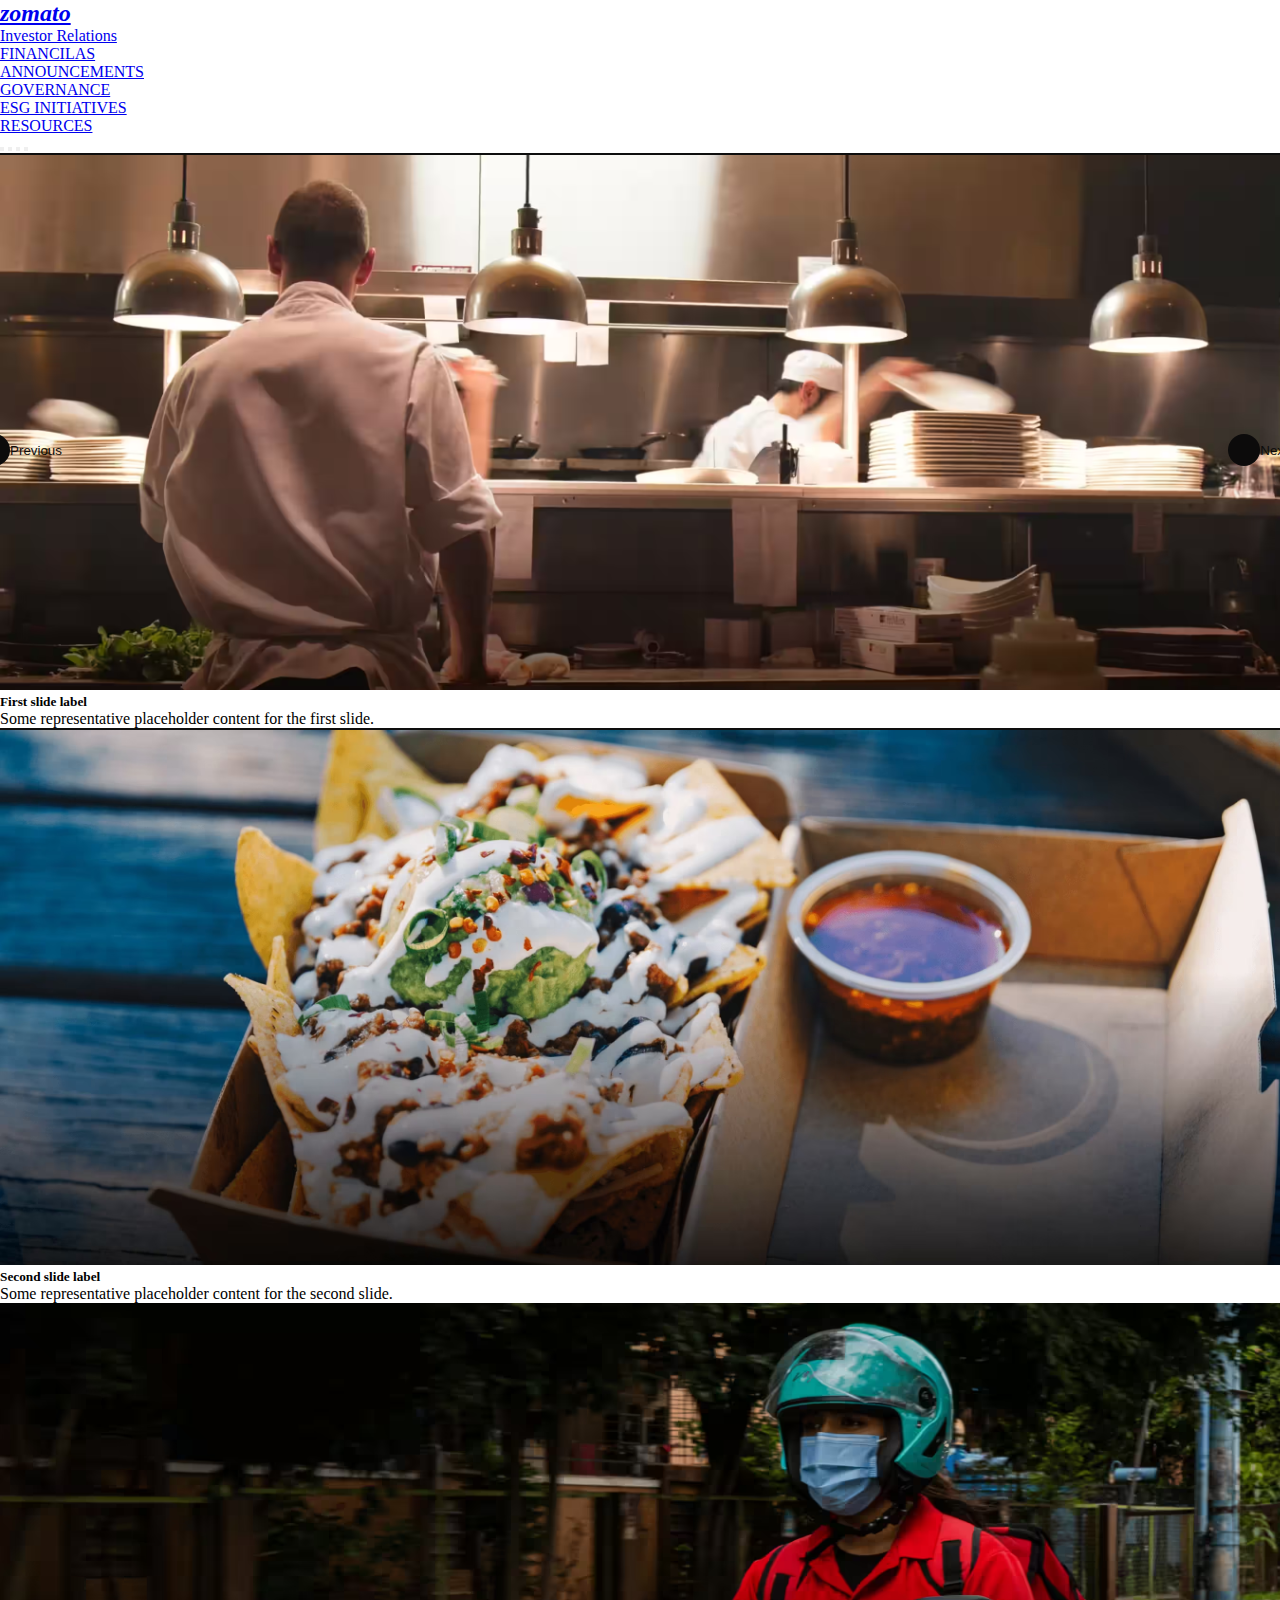
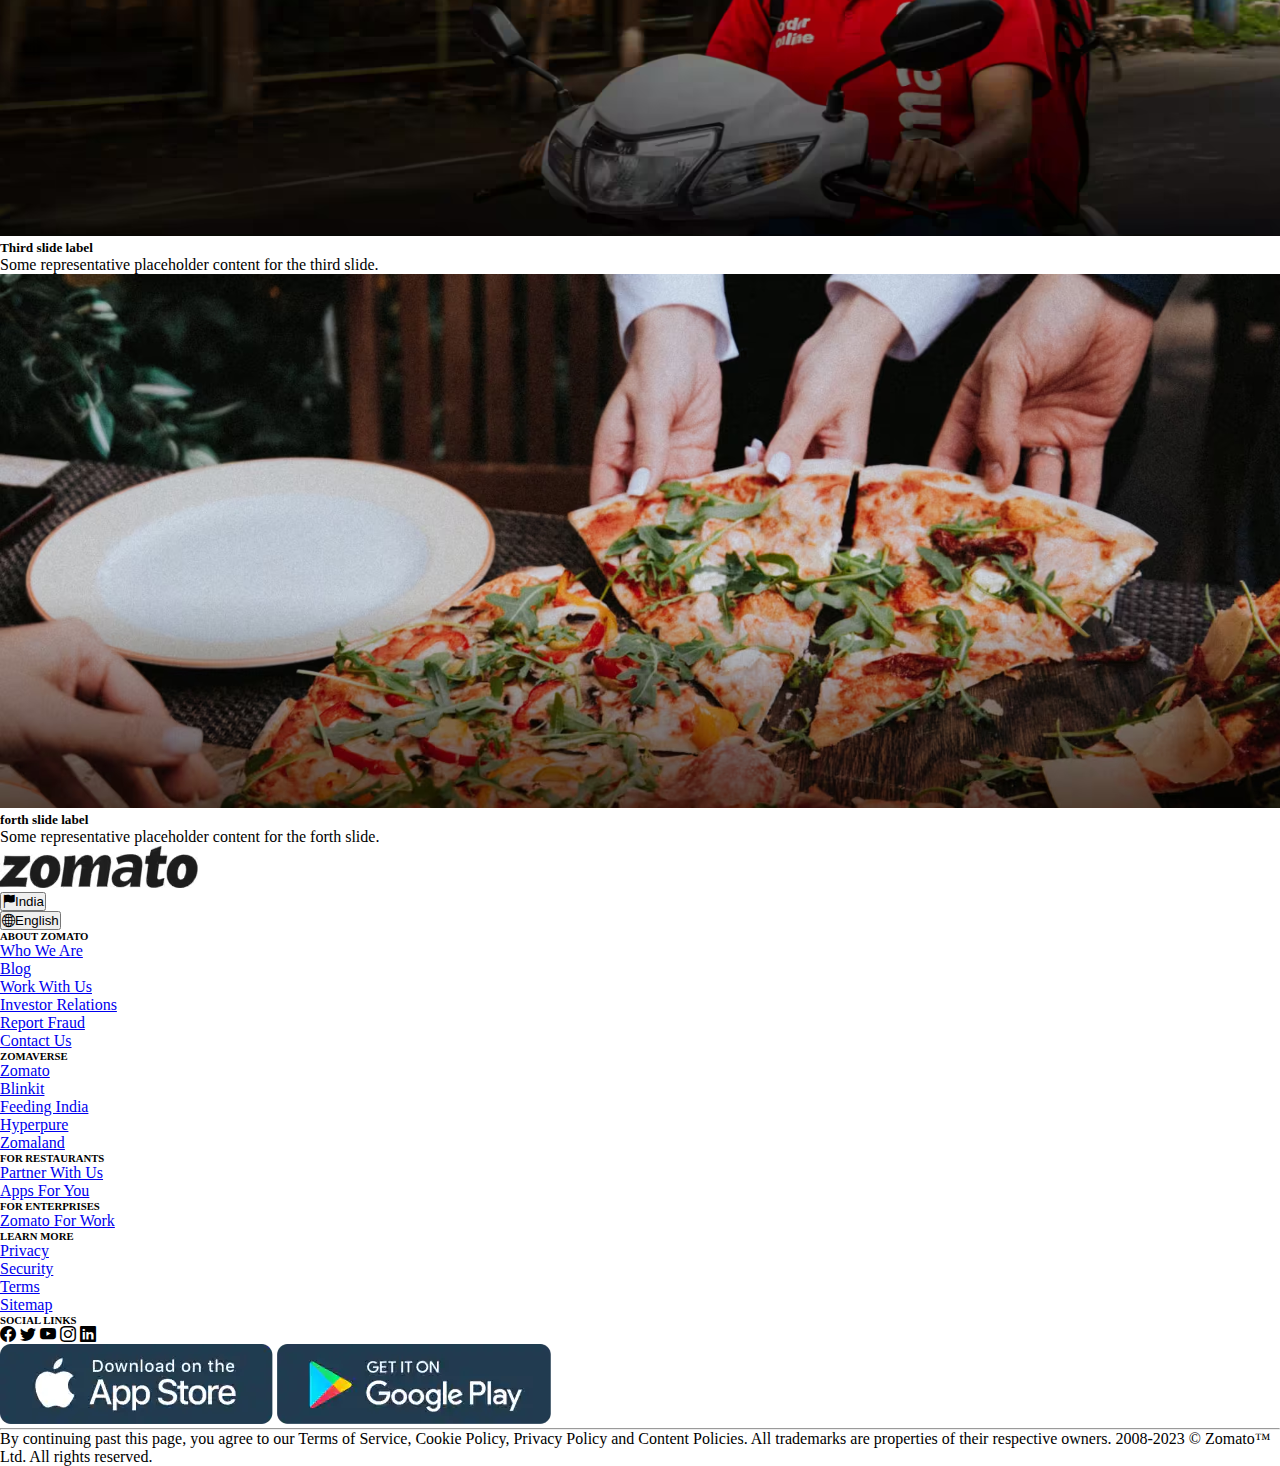
<file: swiggy clone/investerrelation.html>
<!doctype html>
<html lang="en">

<head>
    <title>invester relations zomato </title>
    <meta name="viewport" content="width=device-width, initial-scale=1">

    <link rel="stylesheet" href="https://cdn.jsdelivr.net/npm/bootstrap-icons@1.10.2/font/bootstrap-icons.css">

    <script src="https://cartzilla.createx.studio/vendor/bootstrap/dist/js/bootstrap.bundle.min.js"></script>

    <link href="https://cdn.jsdelivr.net/npm/bootstrap@5.3.0-alpha1/dist/css/bootstrap.min.css" rel="stylesheet"
        integrity="sha384-GLhlTQ8iRABdZLl6O3oVMWSktQOp6b7In1Zl3/Jr59b6EGGoI1aFkw7cmDA6j6gD" crossorigin="anonymous">

    <link rel="stylesheet" href="style.css">
</head>

<body>
    <div class="container-fluid mb-0 pb-0">
        <div class="container">
            <header class="d-flex flex-wrap justify-content-center py-3   mb-2 pb-0">
                <a href="./index.html" class="d-flex align-items-center mb-3 mb-md-0 me-md-auto text-dark text-decoration-none">
                    <h2 class="pe-2 border-end border-3"><i>zomato</i></h2>
            
                    <span class="fs-6 ps-2">Investor Relations</span>
                </a>

                <ul class="nav nav-pills">
                    <li class="nav-item"><a href="#" class="nav-link">FINANCILAS</a></li>
                    <li class="nav-item"><a href="#" class="nav-link">ANNOUNCEMENTS</a></li>
                    <li class="nav-item"><a href="#" class="nav-link">GOVERNANCE</a></li>
                    <li class="nav-item"><a href="#" class="nav-link">ESG INITIATIVES</a></li>
                    <li class="nav-item"><a href="#" class="nav-link">RESOURCES</a></li>
                </ul>
            </header>    
        </div>
    </div>

    <div id="carouselExampleCaptions" class="carousel slide">
        <div class="carousel-indicators">
          <button type="button" data-bs-target="#carouselExampleCaptions" data-bs-slide-to="0" class="active" aria-current="true" aria-label="Slide 1"></button>
          <button type="button" data-bs-target="#carouselExampleCaptions" data-bs-slide-to="1" aria-label="Slide 2"></button>
          <button type="button" data-bs-target="#carouselExampleCaptions" data-bs-slide-to="2" aria-label="Slide 3"></button>
          <button type="button" data-bs-target="#carouselExampleCaptions" data-bs-slide-to="3" aria-label="Slide 4"></button>
        </div>
        <div class="carousel-inner">
          <div class="carousel-item active">
            <img src="./img/Screenshot (24).png" class="d-block w-100" alt="...">
            <div class="carousel-caption d-none d-md-block">
              <h5>First slide label</h5>
              <p>Some representative placeholder content for the first slide.</p>
            </div>
          </div>
          <div class="carousel-item">
            <img src="./img/Screenshot (26).png" class="d-block w-100" alt="...">
            <div class="carousel-caption d-none d-md-block">
              <h5>Second slide label</h5>
              <p>Some representative placeholder content for the second slide.</p>
            </div>
          </div>
          <div class="carousel-item">
            <img src="./img/Screenshot (27).png" class="d-block w-100" alt="...">
            <div class="carousel-caption d-none d-md-block">
              <h5>Third slide label</h5>
              <p>Some representative placeholder content for the third slide.</p>
            </div>
          </div>
          <div class="carousel-item">
            <img src="./img/Screenshot (28).png" class="d-block w-100" alt="...">
            <div class="carousel-caption d-none d-md-block">
              <h5>forth slide label</h5>
              <p>Some representative placeholder content for the forth slide.</p>
            </div>
          </div>
        </div>
        <button class="carousel-control-prev" type="button" data-bs-target="#carouselExampleCaptions" data-bs-slide="prev">
          <span class="carousel-control-prev-icon" aria-hidden="true"></span>
          <span class="visually-hidden">Previous</span>
        </button>
        <button class="carousel-control-next" type="button" data-bs-target="#carouselExampleCaptions" data-bs-slide="next">
          <span class="carousel-control-next-icon" aria-hidden="true"></span>
          <span class="visually-hidden">Next</span>
        </button>
      </div>


    <!-- footer -->
    <footer>
        <div class="container-fluid bg-light pt-4">
            <div class="container">
                <!-- logo row -->
                <div class="row">
                    <div class="col-6">
                        <img src="./img/zomato logo.avif">
                    </div>

                    <div class="col-6 ">
                        <div class="row">
                            <div class="col-9 text-end">
                                <button type="button" class="btn btn-outline-dark pe-4"><i
                                        class="bi bi-flag-fill"></i>India</butto>
                            </div>
                            <div class="col-3 text-end">
                                <button type="button" class="btn btn-outline-dark pe-4"><i
                                        class="bi bi-globe2"></i>English</button>
                            </div>
                        </div>
                    </div>
                </div>

                <!-- option row -->
                <div class="row mt-4">
                    <div class="col-8">
                        <div class="row">
                            <div class="col-4">
                                <h6>ABOUT ZOMATO</h6>
                                <a href="#" class="text-decoration-none px-0">
                                    <p>Who We Are</p>
                                </a>
                                <a href="#" class="text-decoration-none px-0">
                                    <p>Blog</p>
                                </a>
                                <a href="#" class="text-decoration-none px-0">
                                    <p>Work With Us</p>
                                </a>
                                <a href="#" class="text-decoration-none mb-0">
                                    <p>Investor Relations</p>
                                </a>
                                <a href="#" class="text-decoration-none mb-0">
                                    <p>Report Fraud</p>
                                </a>
                                <a href="#" class="text-decoration-none mb-0">
                                    <p>Contact Us</p>
                                </a>
                            </div>

                            <div class="col-4 ">
                                <h6>ZOMAVERSE</h6>
                                <a href="#" class="text-decoration-none px-0">
                                    <p>Zomato</p>
                                </a>
                                <a href="#" class="text-decoration-none px-0">
                                    <p>Blinkit</p>
                                </a>
                                <a href="#" class="text-decoration-none px-0">
                                    <p>Feeding India</p>
                                </a>
                                <a href="#" class="text-decoration-none mb-0">
                                    <p>Hyperpure</p>
                                </a>
                                <a href="#" class="text-decoration-none mb-0">
                                    <p>Zomaland</p>
                                </a>
                            </div>

                            <div class="col-4 ">
                                <h6>FOR RESTAURANTS</h6>
                                <a href="#" class="text-decoration-none px-0">
                                    <p>Partner With Us</p>
                                </a>
                                <a href="#" class="text-decoration-none px-0 mb-4">
                                    <p>Apps For You</p>
                                </a>

                                <h6>FOR ENTERPRISES</h6>
                                <a href="#" class="text-decoration-none px-0">
                                    <p>Zomato For Work</p>
                                </a>
                            </div>
                        </div>
                    </div>
                    <div class="col-4">
                        <div class="row">

                            <div class="col-5 ">
                                <h6>LEARN MORE</h6>
                                <a href="#" class="text-decoration-none px-0">
                                    <p>Privacy</p>
                                </a>
                                <a href="#" class="text-decoration-none px-0">
                                    <p>Security</p>
                                </a>
                                <a href="#" class="text-decoration-none px-0">
                                    <p>Terms</p>
                                </a>
                                <a href="#" class="text-decoration-none mb-0">
                                    <p>Sitemap</p>
                                </a>
                            </div>

                            <div class="col-6 ">
                                <h6>SOCIAL LINKS</h6>
                                <div class="h4 mt-4">
                                    <i class="bi bi-facebook "></i>
                                    <i class="bi bi-twitter"></i>
                                    <i class="bi bi-youtube"></i>
                                    <i class="bi bi-instagram"></i>
                                    <i class="bi bi-linkedin"></i>
                                </div>
                                <div>
                                    <img class="img-fluid mt-4" src="./img/download the app store.webp">
                                    <img class="img-fluid mt-4" src="./img/get it on google play.webp">
                                </div>
                            </div>
                        </div>
                    </div>
                </div>
                <hr>
                <p class="fw-bold text-secondary">By continuing past this page, you agree to our Terms of Service,
                    Cookie Policy, Privacy Policy and Content Policies. All trademarks are properties of their
                    respective owners. 2008-2023 © Zomato™ Ltd. All rights reserved.</p>
            </div>

        </div>
    </footer>


</body>

</html>
</file>
<file: swiggy clone/style.css>
* {
    margin: 0;
    padding: 0;
    box-sizing: border-box;
}

body {
    background: rgb(255, 255, 255);
}

.firstbgimg {
    /* position: absolute;
    top: 0px;
    z-index: 1; */
    width: 100vw;
}

.nbr {
    position: absolute;
    top: 0px;
    z-index: 2;
    display: inline-block;
    width: 100vw;
}

.opton {
    float: right;

}

.divthree {
    position: absolute;
    z-index: 3;
    top: 50px;
    left: 85px;
    width: 88%;
}

.webp_coma {
    height: 210px;
    width: 200px;

}

.webp_coma2 {
    width: 120px;
    height: 150px;

}

.ptstp {
    padding-left: 60px;
    padding-top: 100px;
}

.h-220 {
    height: 220px;
}




.searchbar {
    text-align: center;
}

.zomato_heading {
    font-size: 100px;
    padding: 0;
    margin: 0;
}

.input_item {
    padding-left: 259px;
    width: 78%;
    height: 50px;
}

.order_online {
    box-shadow: 0px 0px 4px rgb(0 0 0 / 50%);
    border-radius: 10px;
    overflow: hidden;
}

.padding_bottom {
    padding-bottom: 1px;
    margin-bottom: 0;
}

.h-300 {
    height: 300px;
}

.pl-25 {
    padding-left: 25%;
    padding-bottom: 150px;
}

.top_22 {
    top: 20%;
    right: 27%;
}

.padding_left {
    padding-left: 20%;
    margin-top: 10%;
}

.bg-pink {
    background: rgb(239, 140, 140);
}

.bg-skyblue {
    background: rgb(123, 123, 230);
}

.pl-20 {
    padding-left: 20%;
}

.carousel-control-next {
    right: -42px;
}

.carousel-control-prev {
    left: -44px;
}

.carousel-control-next,
.carousel-control-prev {
    position: absolute;
    top: 0;
    bottom: 0;
    z-index: 1;
    display: flex;
    align-items: center;
    justify-content: center;
    width: 10%;
    padding: 0;
    color: #0c0c0c;
    text-align: center;
    background: 0 0;
    border: 0;
    opacity: 1;
    transition: opacity .15s ease;
}

.carousel-control-next-icon,
.carousel-control-prev-icon {
    display: inline-block;
    width: 2rem;
    height: 2rem;
    background-repeat: no-repeat;
    background-position: 50%;
    background-size: 100% 100%;
    background: #0c0b0b;
    border-radius: 50%;
    color: #000 !important;
}

.h-40 {
    height: 40px;
}

.bgtrans {
    background-color: transparent;
}

.firstpara {
    color: #ffff;
    margin-bottom: 30px;
}

.firstdiv {
    position: absolute;
    top: 20%;
    left: 25%;
}

.lkmk {

    font-size: x-large;

}

.jkil {
    border-radius: 10px;

    background: #ffff;
}

.jkil h2 {
    text-align: center;
    padding-top: 30px;
}

.jkil p {
    font-size: 16px;
    text-align: center;
}

.jkil .row .col-6 ul {
    margin-left: 18px;
    font-size: 19px;
    font-weight: 600;
    padding-bottom: 30px;
}

.jkil .row .col-6 ul li {
    padding-top: 20px;
}

.specialdiv {
    width: 100%;
    height: 700px;
    background-color: rgb(243, 190, 190);
}

.seconddiv {
    text-align: center;
    box-sizing: border-box;

}

.gjggfjhg {
    display: grid;
    place-items: center;
}

.rowkk {
    width: 60vw;
}

.bghjdj {
    display: flex;
    background-color: #ffff;
    border-radius: 10px;
    width: 19vw;
    height: 100px;
    padding-top: 20px;
}

.bghjdk {
    display: flex;
    background-color: #ffff;
    border-radius: 10px;
    width: 19vw;
    height: 100px;
    padding-top: 20px;
}

.bghjdl {
    display: flex;
    background-color: #ffff;
    border-radius: 10px;
    width: 19vw;
    height: 100px;
    padding-top: 20px;
}





@media (max-width:992px) {
    .top_22 {
        top: 20%;
        right: 20%;
    }

    .lheaderimg {
        height: 420px;
        width: 100%;
    }

    .jhjkh {
        width: 100%;
    }



}


@media (max-width: 768px) {
    .refgt {
        display: none;
    }

    .top_22 {
        top: 13%;
        right: 14%;
    }

}

@media screen and (max-width: 480px) {
    .jnkj {
        display: none;
    }

    .hkjkj {
        display: none;
    }

}
</file>
